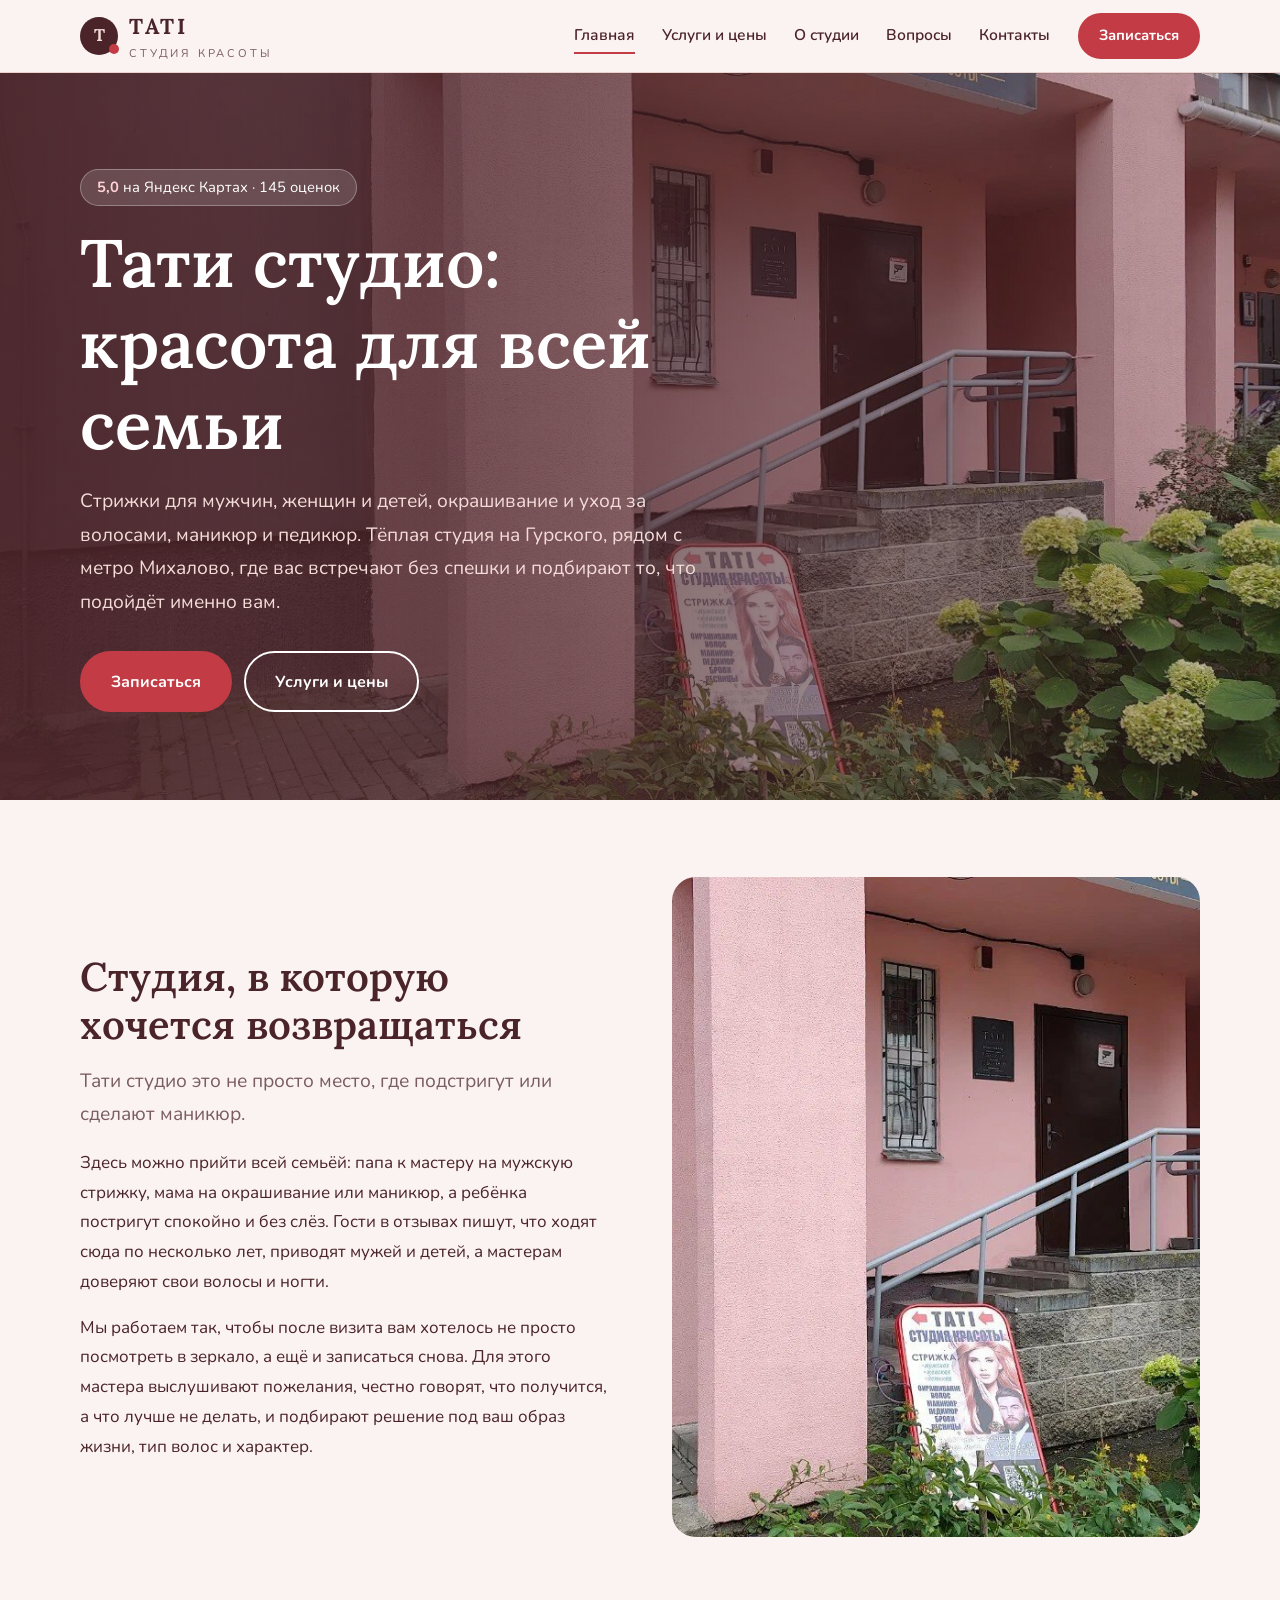
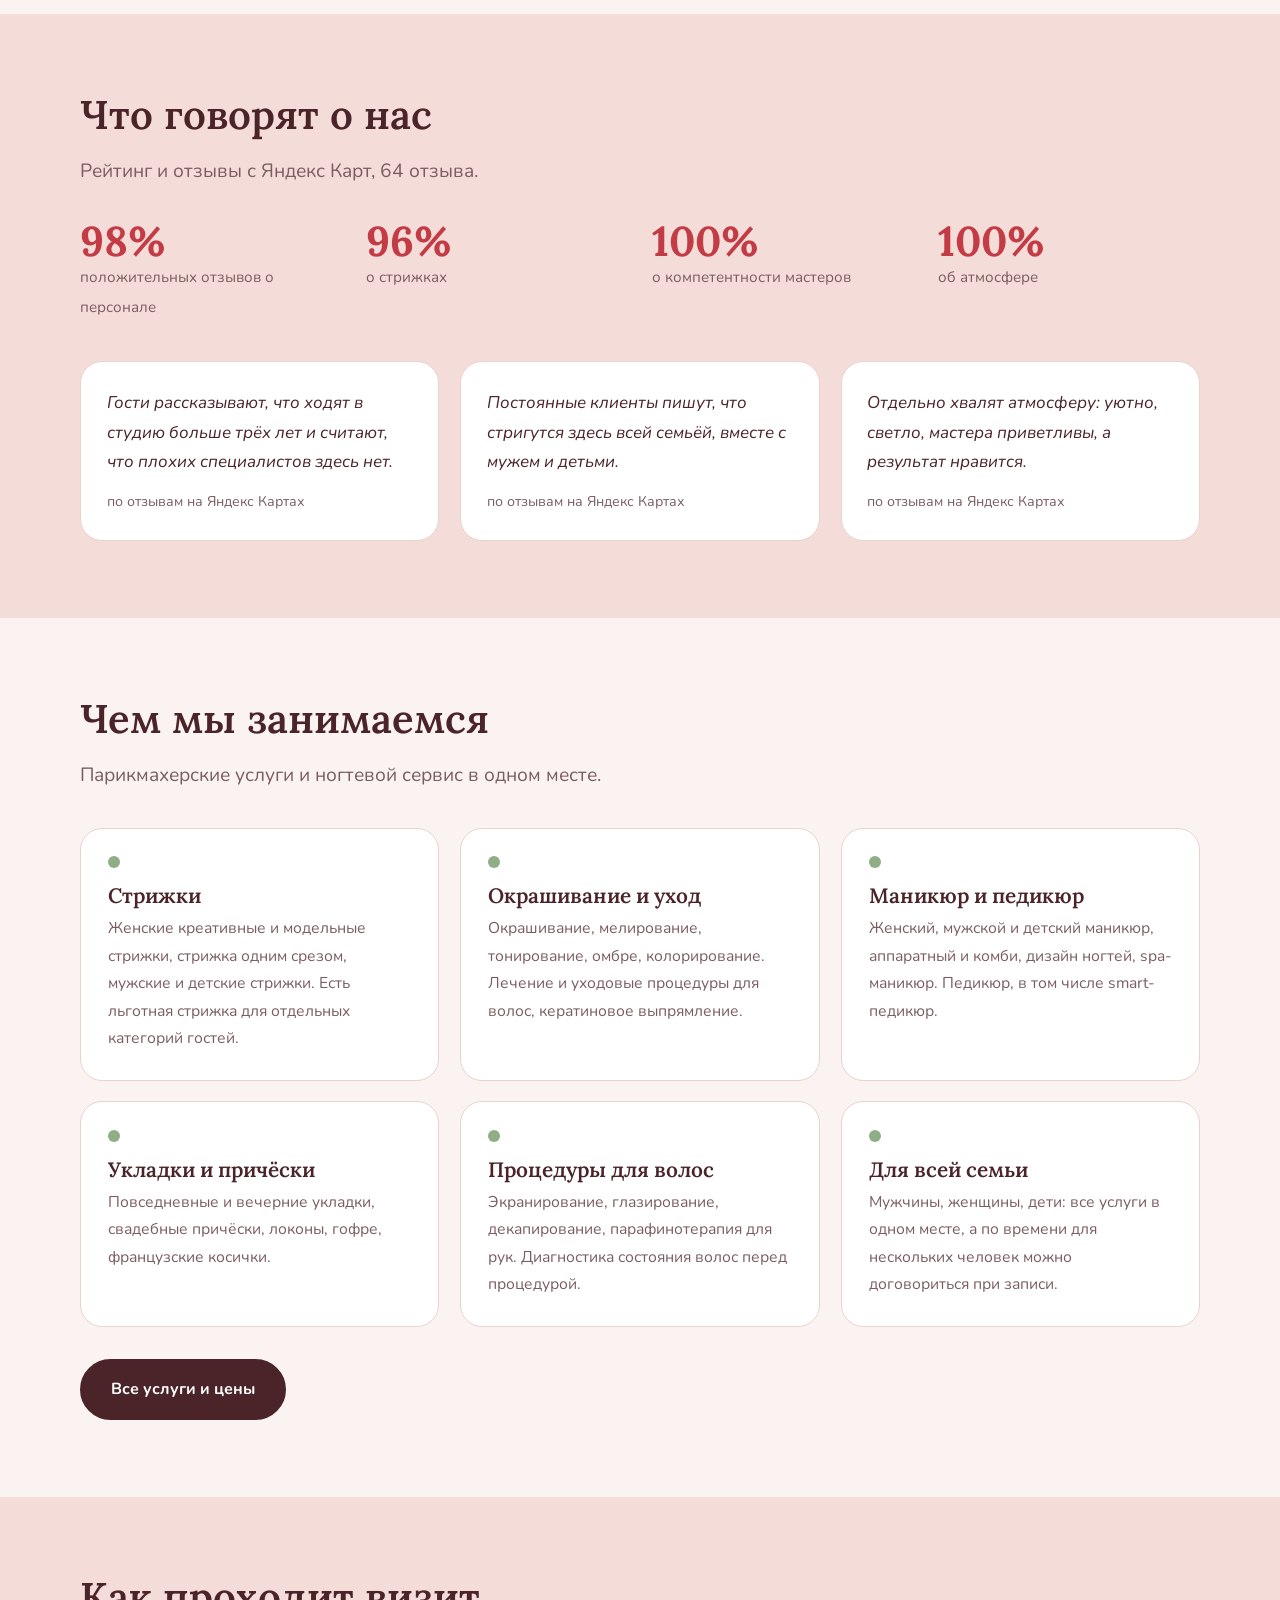
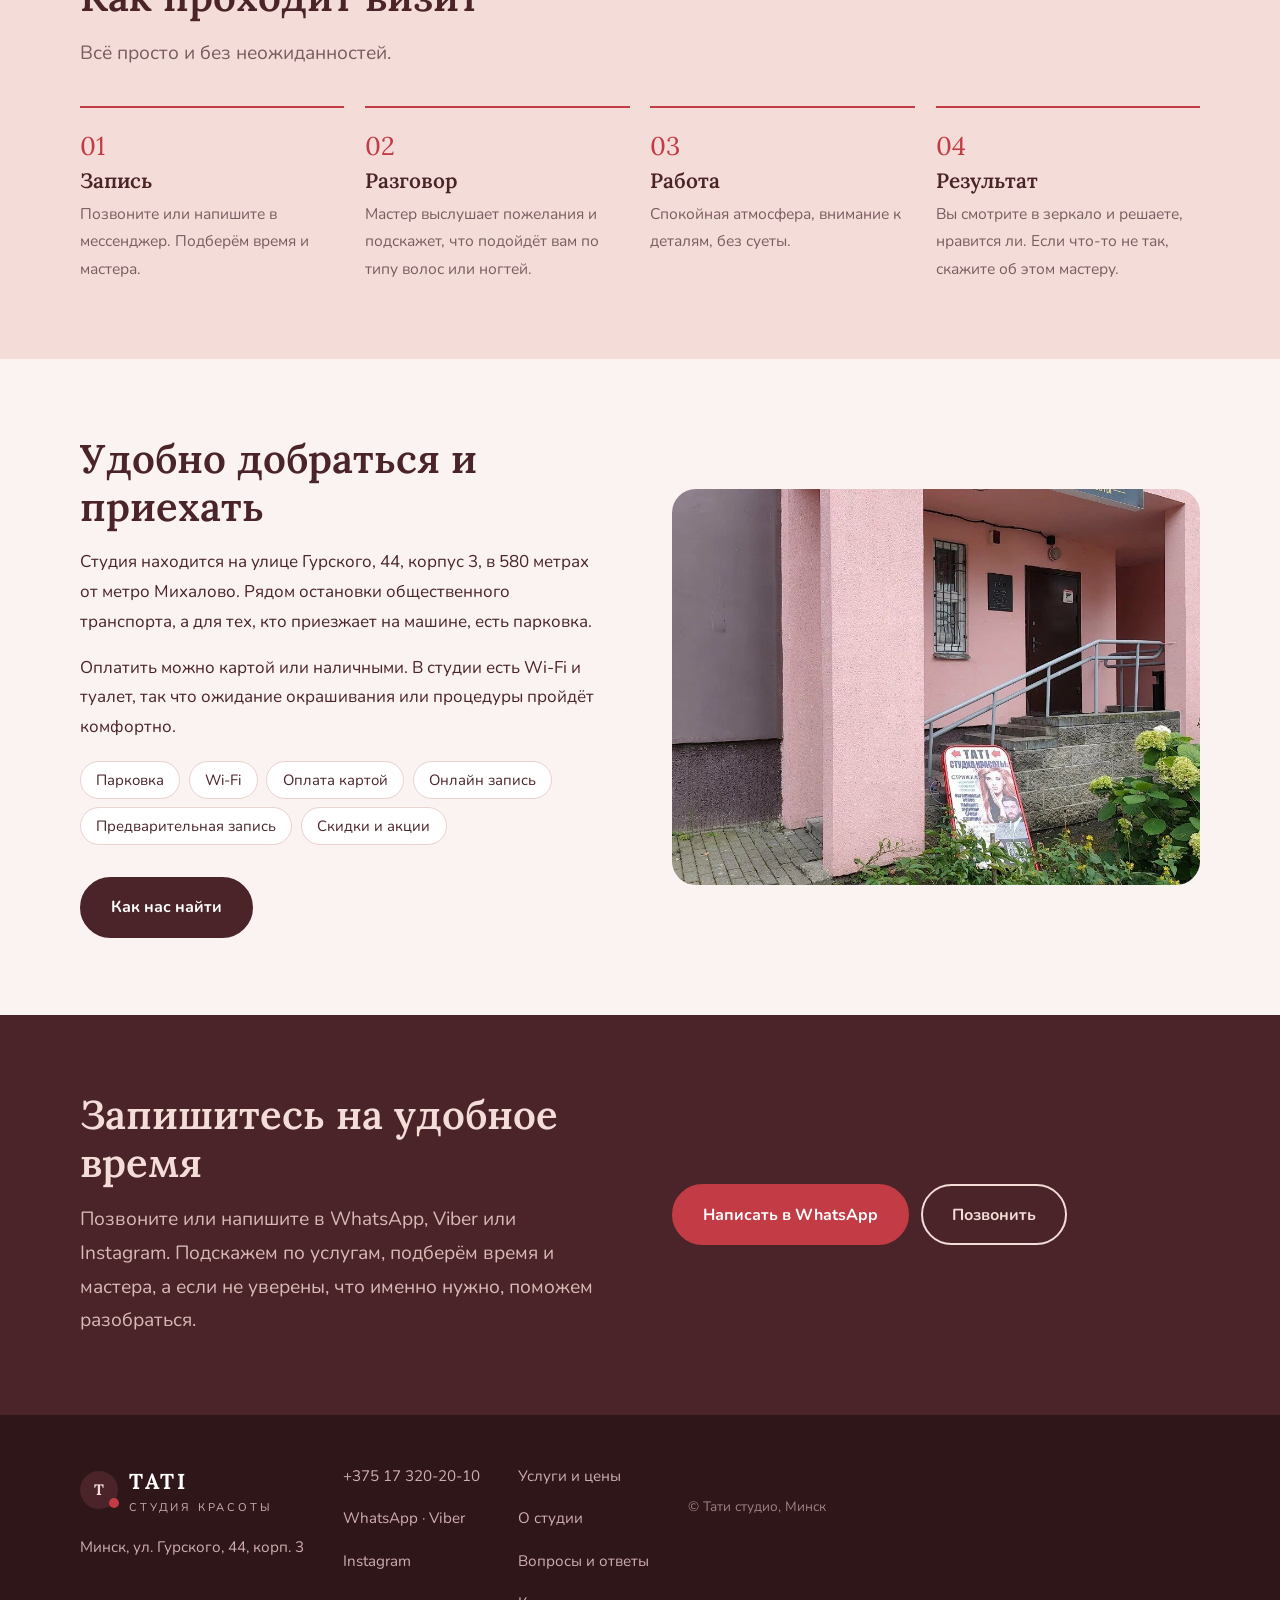
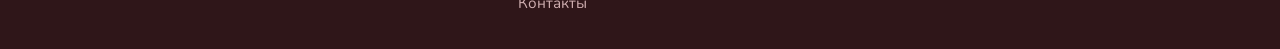
<file: index.html>
<!DOCTYPE html>
<html lang="ru"><head>
<meta charset="utf-8"><meta name="viewport" content="width=device-width,initial-scale=1">
<title>Тати студио — парикмахерская и маникюр в Минске, Гурского 44</title><meta name="description" content="Тати студио на ул. Гурского, 44, корп. 3 в Минске: стрижки для всей семьи, окрашивание, маникюр, педикюр. Рейтинг 5,0, 145 оценок. Запись онлайн."><meta name="theme-color" content="#fbf3f1">
<link rel="icon" href="favicon.ico" sizes="any"><link rel="icon" type="image/png" sizes="32x32" href="favicon-32.png"><link rel="icon" type="image/png" sizes="192x192" href="favicon-192.png"><link rel="apple-touch-icon" href="apple-touch-icon.png">
<link rel="preconnect" href="https://fonts.googleapis.com"><link rel="preconnect" href="https://fonts.gstatic.com" crossorigin>
<link href="https://fonts.googleapis.com/css2?family=Lora:ital,wght@0,500;0,600;0,700;1,500&family=Nunito:wght@400;600;700&display=swap" rel="stylesheet">
<link rel="stylesheet" href="style.css">
</head><body>
<header><div class="wrap bar">
<a class="logo" href="index.html" aria-label="Тати студио — на главную"><i>T</i><div><b>TATI</b><span>СТУДИЯ КРАСОТЫ</span></div></a>
<button class="burger" aria-label="Меню" aria-expanded="false">☰</button>
<nav><a href="index.html" aria-current="page">Главная</a><a href="services.html">Услуги и цены</a><a href="about.html">О студии</a><a href="faq.html">Вопросы</a><a href="contacts.html">Контакты</a><a class="btn" href="contacts.html">Записаться</a></nav>
</div></header>
<main>
<div class="hero"><div class="wrap">
<span class="tag"><b>5,0</b> на Яндекс Картах · 145 оценок</span>
<h1>Тати студио: красота для всей семьи</h1>
<p class="lead">Стрижки для мужчин, женщин и детей, окрашивание и уход за волосами, маникюр и педикюр. Тёплая студия на Гурского, рядом с метро Михалово, где вас встречают без спешки и подбирают то, что подойдёт именно вам.</p>
<div class="row"><a class="btn" href="contacts.html">Записаться</a><a class="btn ghost" href="services.html">Услуги и цены</a></div>
</div></div>

<section><div class="wrap split">
<div><h2>Студия, в которую хочется возвращаться</h2>
<p class="lead">Тати студио это не просто место, где подстригут или сделают маникюр.</p>
<p>Здесь можно прийти всей семьёй: папа к мастеру на мужскую стрижку, мама на окрашивание или маникюр, а ребёнка постригут спокойно и без слёз. Гости в отзывах пишут, что ходят сюда по несколько лет, приводят мужей и детей, а мастерам доверяют свои волосы и ногти.</p>
<p>Мы работаем так, чтобы после визита вам хотелось не просто посмотреть в зеркало, а ещё и записаться снова. Для этого мастера выслушивают пожелания, честно говорят, что получится, а что лучше не делать, и подбирают решение под ваш образ жизни, тип волос и характер.</p></div>
<div class="photo"><img src="images/facade.jpg" alt="Вход в студию красоты Тати на улице Гурского" loading="lazy" style="aspect-ratio:4/5;object-position:60% 50%"></div>
</div></section>

<section class="rose"><div class="wrap"><h2>Что говорят о нас</h2>
<p class="lead">Рейтинг и отзывы с Яндекс Карт, 64 отзыва.</p>
<div class="stats"><div><b>98%</b><span>положительных отзывов о персонале</span></div><div><b>96%</b><span>о стрижках</span></div><div><b>100%</b><span>о компетентности мастеров</span></div><div><b>100%</b><span>об атмосфере</span></div></div>
<div class="tiles" style="margin-top:2.5rem">
<div class="quote"><p>Гости рассказывают, что ходят в студию больше трёх лет и считают, что плохих специалистов здесь нет.</p><small>по отзывам на Яндекс Картах</small></div>
<div class="quote"><p>Постоянные клиенты пишут, что стригутся здесь всей семьёй, вместе с мужем и детьми.</p><small>по отзывам на Яндекс Картах</small></div>
<div class="quote"><p>Отдельно хвалят атмосферу: уютно, светло, мастера приветливы, а результат нравится.</p><small>по отзывам на Яндекс Картах</small></div>
</div></div></section>

<section><div class="wrap"><h2>Чем мы занимаемся</h2>
<p class="lead">Парикмахерские услуги и ногтевой сервис в одном месте.</p>
<div class="tiles">
<div class="tile"><h3>Стрижки</h3><p>Женские креативные и модельные стрижки, стрижка одним срезом, мужские и детские стрижки. Есть льготная стрижка для отдельных категорий гостей.</p></div>
<div class="tile"><h3>Окрашивание и уход</h3><p>Окрашивание, мелирование, тонирование, омбре, колорирование. Лечение и уходовые процедуры для волос, кератиновое выпрямление.</p></div>
<div class="tile"><h3>Маникюр и педикюр</h3><p>Женский, мужской и детский маникюр, аппаратный и комби, дизайн ногтей, spa-маникюр. Педикюр, в том числе smart-педикюр.</p></div>
<div class="tile"><h3>Укладки и причёски</h3><p>Повседневные и вечерние укладки, свадебные причёски, локоны, гофре, французские косички.</p></div>
<div class="tile"><h3>Процедуры для волос</h3><p>Экранирование, глазирование, декапирование, парафинотерапия для рук. Диагностика состояния волос перед процедурой.</p></div>
<div class="tile"><h3>Для всей семьи</h3><p>Мужчины, женщины, дети: все услуги в одном месте, а по времени для нескольких человек можно договориться при записи.</p></div>
</div>
<p style="margin-top:2rem"><a class="btn dk" href="services.html">Все услуги и цены</a></p></div></section>

<section class="rose"><div class="wrap"><h2>Как проходит визит</h2>
<p class="lead">Всё просто и без неожиданностей.</p>
<div class="steps">
<div class="step"><h3>Запись</h3><p>Позвоните или напишите в мессенджер. Подберём время и мастера.</p></div>
<div class="step"><h3>Разговор</h3><p>Мастер выслушает пожелания и подскажет, что подойдёт вам по типу волос или ногтей.</p></div>
<div class="step"><h3>Работа</h3><p>Спокойная атмосфера, внимание к деталям, без суеты.</p></div>
<div class="step"><h3>Результат</h3><p>Вы смотрите в зеркало и решаете, нравится ли. Если что-то не так, скажите об этом мастеру.</p></div>
</div></div></section>

<section><div class="wrap split rev">
<div class="photo"><img src="images/facade.jpg" alt="Афиша студии у входа" loading="lazy" style="aspect-ratio:4/3;object-position:55% 90%"></div>
<div><h2>Удобно добраться и приехать</h2>
<p>Студия находится на улице Гурского, 44, корпус 3, в 580 метрах от метро Михалово. Рядом остановки общественного транспорта, а для тех, кто приезжает на машине, есть парковка.</p>
<p>Оплатить можно картой или наличными. В студии есть Wi-Fi и туалет, так что ожидание окрашивания или процедуры пройдёт комфортно.</p>
<div class="chips"><span>Парковка</span><span>Wi-Fi</span><span>Оплата картой</span><span>Онлайн запись</span><span>Предварительная запись</span><span>Скидки и акции</span></div>
<p style="margin-top:2rem"><a class="btn dk" href="contacts.html">Как нас найти</a></p></div>
</div></section>
<section class="wine"><div class="wrap split"><div><h2>Запишитесь на удобное время</h2><p class="lead">Позвоните или напишите в WhatsApp, Viber или Instagram. Подскажем по услугам, подберём время и мастера, а если не уверены, что именно нужно, поможем разобраться.</p></div><div class="row"><a class="btn" href="https://wa.me/375293202525">Написать в WhatsApp</a><a class="btn ghost" href="tel:+375173202010">Позвонить</a></div></div></section></main>
<footer><div class="wrap">
<div><a class="logo" href="index.html"><i>T</i><div><b>TATI</b><span>СТУДИЯ КРАСОТЫ</span></div></a><p style="margin-top:1rem">Минск, ул. Гурского, 44, корп. 3</p></div>
<div><p><a href="tel:+375173202010">+375 17 320-20-10</a></p><p><a href="https://wa.me/375293202525">WhatsApp</a> · <a href="https://viber.click/375293202525">Viber</a></p><p><a href="https://www.instagram.com/tati_studio_minsk">Instagram</a></p></div>
<div><p><a href="services.html">Услуги и цены</a></p><p><a href="about.html">О студии</a></p><p><a href="faq.html">Вопросы и ответы</a></p><p><a href="contacts.html">Контакты</a></p></div>
<p class="small">© Тати студио, Минск</p>
</div></footer>
<div class="dock"><a href="tel:+375173202010">Позвонить</a><a href="https://wa.me/375293202525">WhatsApp</a></div>
<script src="main.js"></script></body></html>
</file>
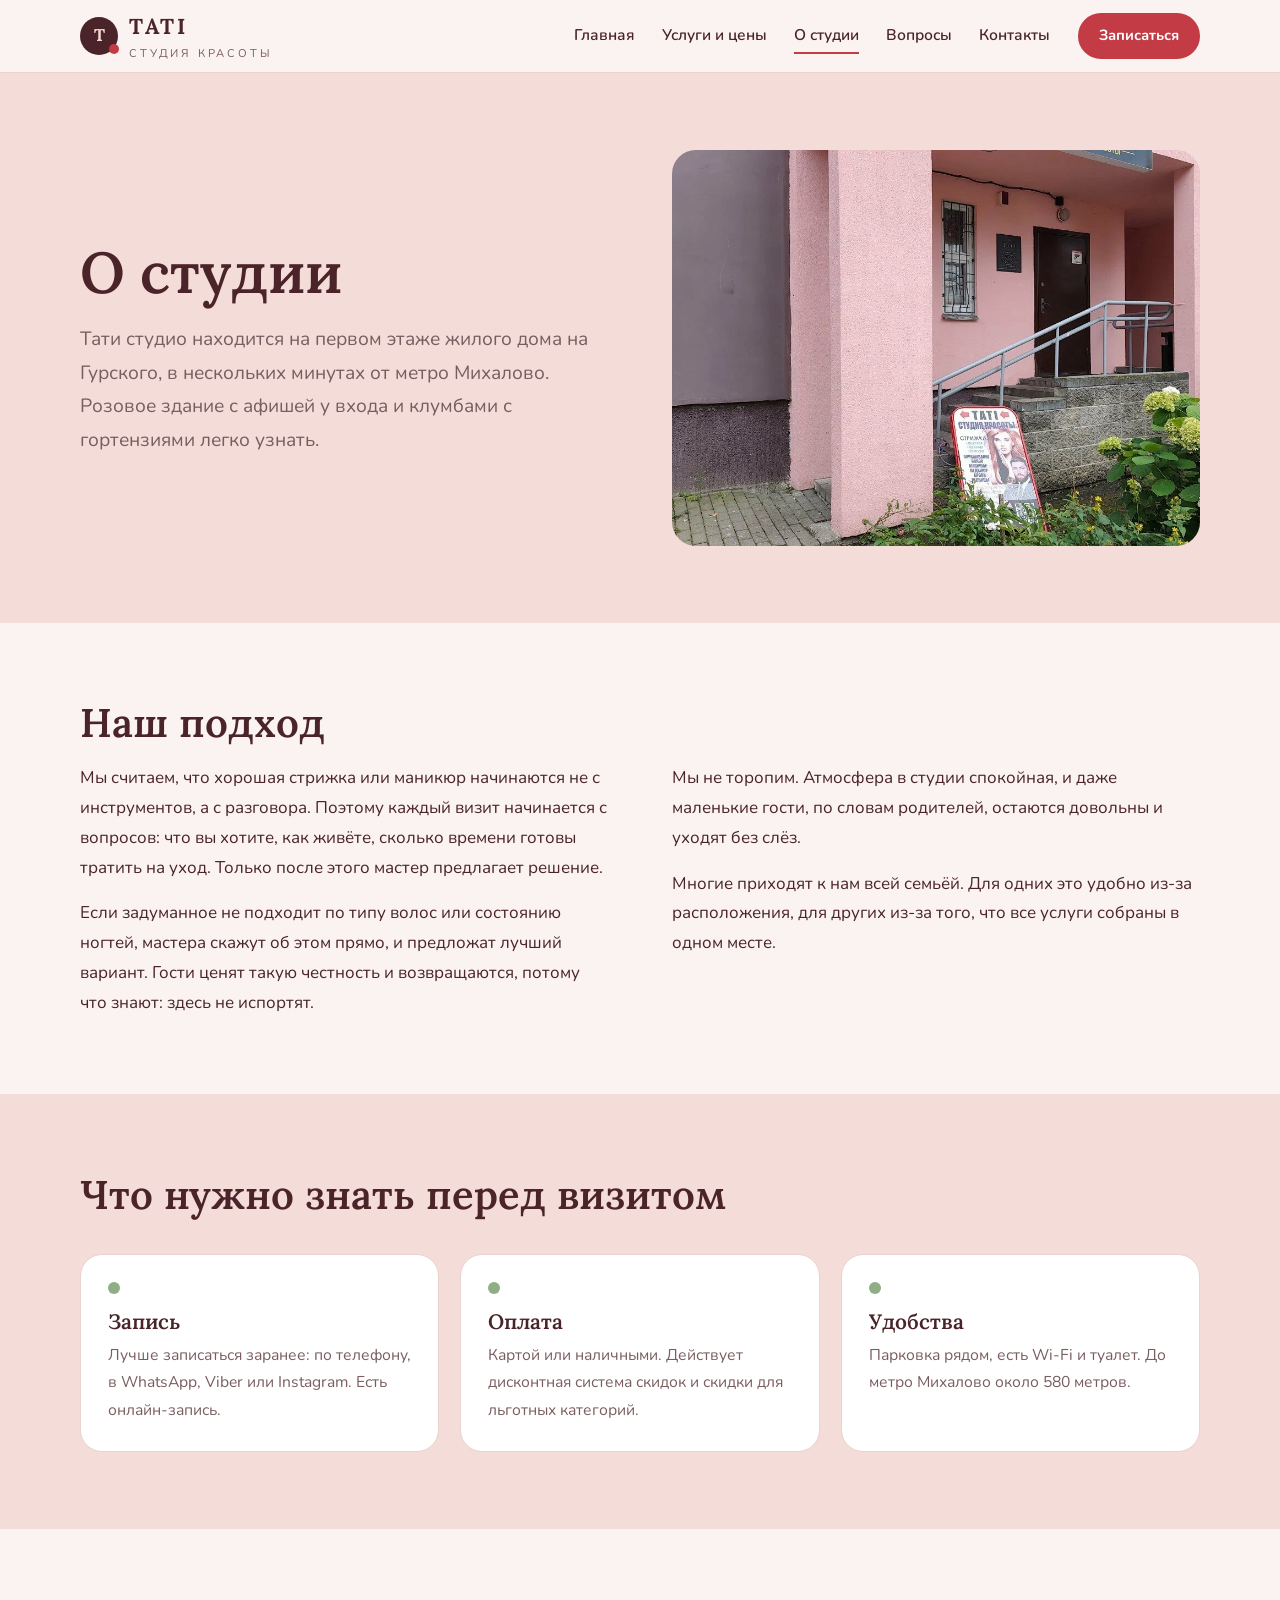
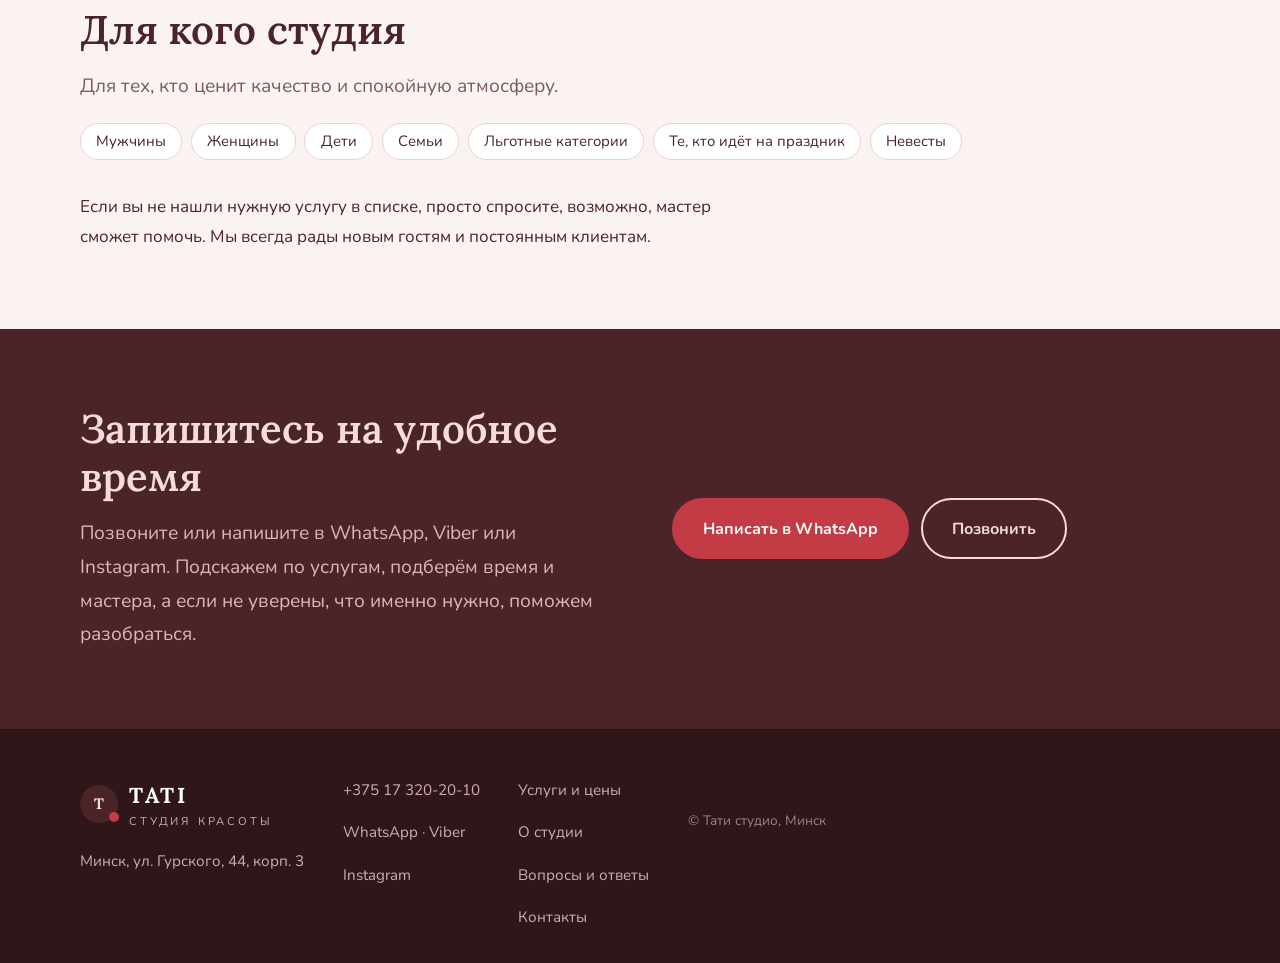
<file: about.html>
<!DOCTYPE html>
<html lang="ru"><head>
<meta charset="utf-8"><meta name="viewport" content="width=device-width,initial-scale=1">
<title>О студии — Тати студио, Минск</title><meta name="description" content="Студия красоты Тати на Гурского, 44: подход, атмосфера, удобства. Рейтинг 5,0 на Яндекс Картах."><meta name="theme-color" content="#fbf3f1">
<link rel="icon" href="favicon.ico" sizes="any"><link rel="icon" type="image/png" sizes="32x32" href="favicon-32.png"><link rel="icon" type="image/png" sizes="192x192" href="favicon-192.png"><link rel="apple-touch-icon" href="apple-touch-icon.png">
<link rel="preconnect" href="https://fonts.googleapis.com"><link rel="preconnect" href="https://fonts.gstatic.com" crossorigin>
<link href="https://fonts.googleapis.com/css2?family=Lora:ital,wght@0,500;0,600;0,700;1,500&family=Nunito:wght@400;600;700&display=swap" rel="stylesheet">
<link rel="stylesheet" href="style.css">
</head><body>
<header><div class="wrap bar">
<a class="logo" href="index.html" aria-label="Тати студио — на главную"><i>T</i><div><b>TATI</b><span>СТУДИЯ КРАСОТЫ</span></div></a>
<button class="burger" aria-label="Меню" aria-expanded="false">☰</button>
<nav><a href="index.html">Главная</a><a href="services.html">Услуги и цены</a><a href="about.html" aria-current="page">О студии</a><a href="faq.html">Вопросы</a><a href="contacts.html">Контакты</a><a class="btn" href="contacts.html">Записаться</a></nav>
</div></header>
<main>
<section class="rose"><div class="wrap split">
<div><h1 style="font-size:clamp(2.1rem,5.4vw,3.6rem)">О студии</h1>
<p class="lead" style="margin-top:1rem">Тати студио находится на первом этаже жилого дома на Гурского, в нескольких минутах от метро Михалово. Розовое здание с афишей у входа и клумбами с гортензиями легко узнать.</p></div>
<div class="photo"><img src="images/facade.jpg" alt="Вход в студию" loading="eager" style="aspect-ratio:4/3;object-position:50% 50%"></div>
</div></section>

<section><div class="wrap"><h2>Наш подход</h2>
<div class="split" style="align-items:start">
<div><p>Мы считаем, что хорошая стрижка или маникюр начинаются не с инструментов, а с разговора. Поэтому каждый визит начинается с вопросов: что вы хотите, как живёте, сколько времени готовы тратить на уход. Только после этого мастер предлагает решение.</p>
<p>Если задуманное не подходит по типу волос или состоянию ногтей, мастера скажут об этом прямо, и предложат лучший вариант. Гости ценят такую честность и возвращаются, потому что знают: здесь не испортят.</p></div>
<div><p>Мы не торопим. Атмосфера в студии спокойная, и даже маленькие гости, по словам родителей, остаются довольны и уходят без слёз.</p>
<p>Многие приходят к нам всей семьёй. Для одних это удобно из-за расположения, для других из-за того, что все услуги собраны в одном месте.</p></div>
</div></div></section>

<section class="rose"><div class="wrap"><h2>Что нужно знать перед визитом</h2>
<div class="tiles">
<div class="tile"><h3>Запись</h3><p>Лучше записаться заранее: по телефону, в WhatsApp, Viber или Instagram. Есть онлайн-запись.</p></div>
<div class="tile"><h3>Оплата</h3><p>Картой или наличными. Действует дисконтная система скидок и скидки для льготных категорий.</p></div>
<div class="tile"><h3>Удобства</h3><p>Парковка рядом, есть Wi-Fi и туалет. До метро Михалово около 580 метров.</p></div>
</div></div></section>

<section><div class="wrap"><h2>Для кого студия</h2>
<p class="lead">Для тех, кто ценит качество и спокойную атмосферу.</p>
<div class="chips"><span>Мужчины</span><span>Женщины</span><span>Дети</span><span>Семьи</span><span>Льготные категории</span><span>Те, кто идёт на праздник</span><span>Невесты</span></div>
<p style="margin-top:2rem">Если вы не нашли нужную услугу в списке, просто спросите, возможно, мастер сможет помочь. Мы всегда рады новым гостям и постоянным клиентам.</p></div></section>
<section class="wine"><div class="wrap split"><div><h2>Запишитесь на удобное время</h2><p class="lead">Позвоните или напишите в WhatsApp, Viber или Instagram. Подскажем по услугам, подберём время и мастера, а если не уверены, что именно нужно, поможем разобраться.</p></div><div class="row"><a class="btn" href="https://wa.me/375293202525">Написать в WhatsApp</a><a class="btn ghost" href="tel:+375173202010">Позвонить</a></div></div></section></main>
<footer><div class="wrap">
<div><a class="logo" href="index.html"><i>T</i><div><b>TATI</b><span>СТУДИЯ КРАСОТЫ</span></div></a><p style="margin-top:1rem">Минск, ул. Гурского, 44, корп. 3</p></div>
<div><p><a href="tel:+375173202010">+375 17 320-20-10</a></p><p><a href="https://wa.me/375293202525">WhatsApp</a> · <a href="https://viber.click/375293202525">Viber</a></p><p><a href="https://www.instagram.com/tati_studio_minsk">Instagram</a></p></div>
<div><p><a href="services.html">Услуги и цены</a></p><p><a href="about.html">О студии</a></p><p><a href="faq.html">Вопросы и ответы</a></p><p><a href="contacts.html">Контакты</a></p></div>
<p class="small">© Тати студио, Минск</p>
</div></footer>
<div class="dock"><a href="tel:+375173202010">Позвонить</a><a href="https://wa.me/375293202525">WhatsApp</a></div>
<script src="main.js"></script></body></html>
</file>
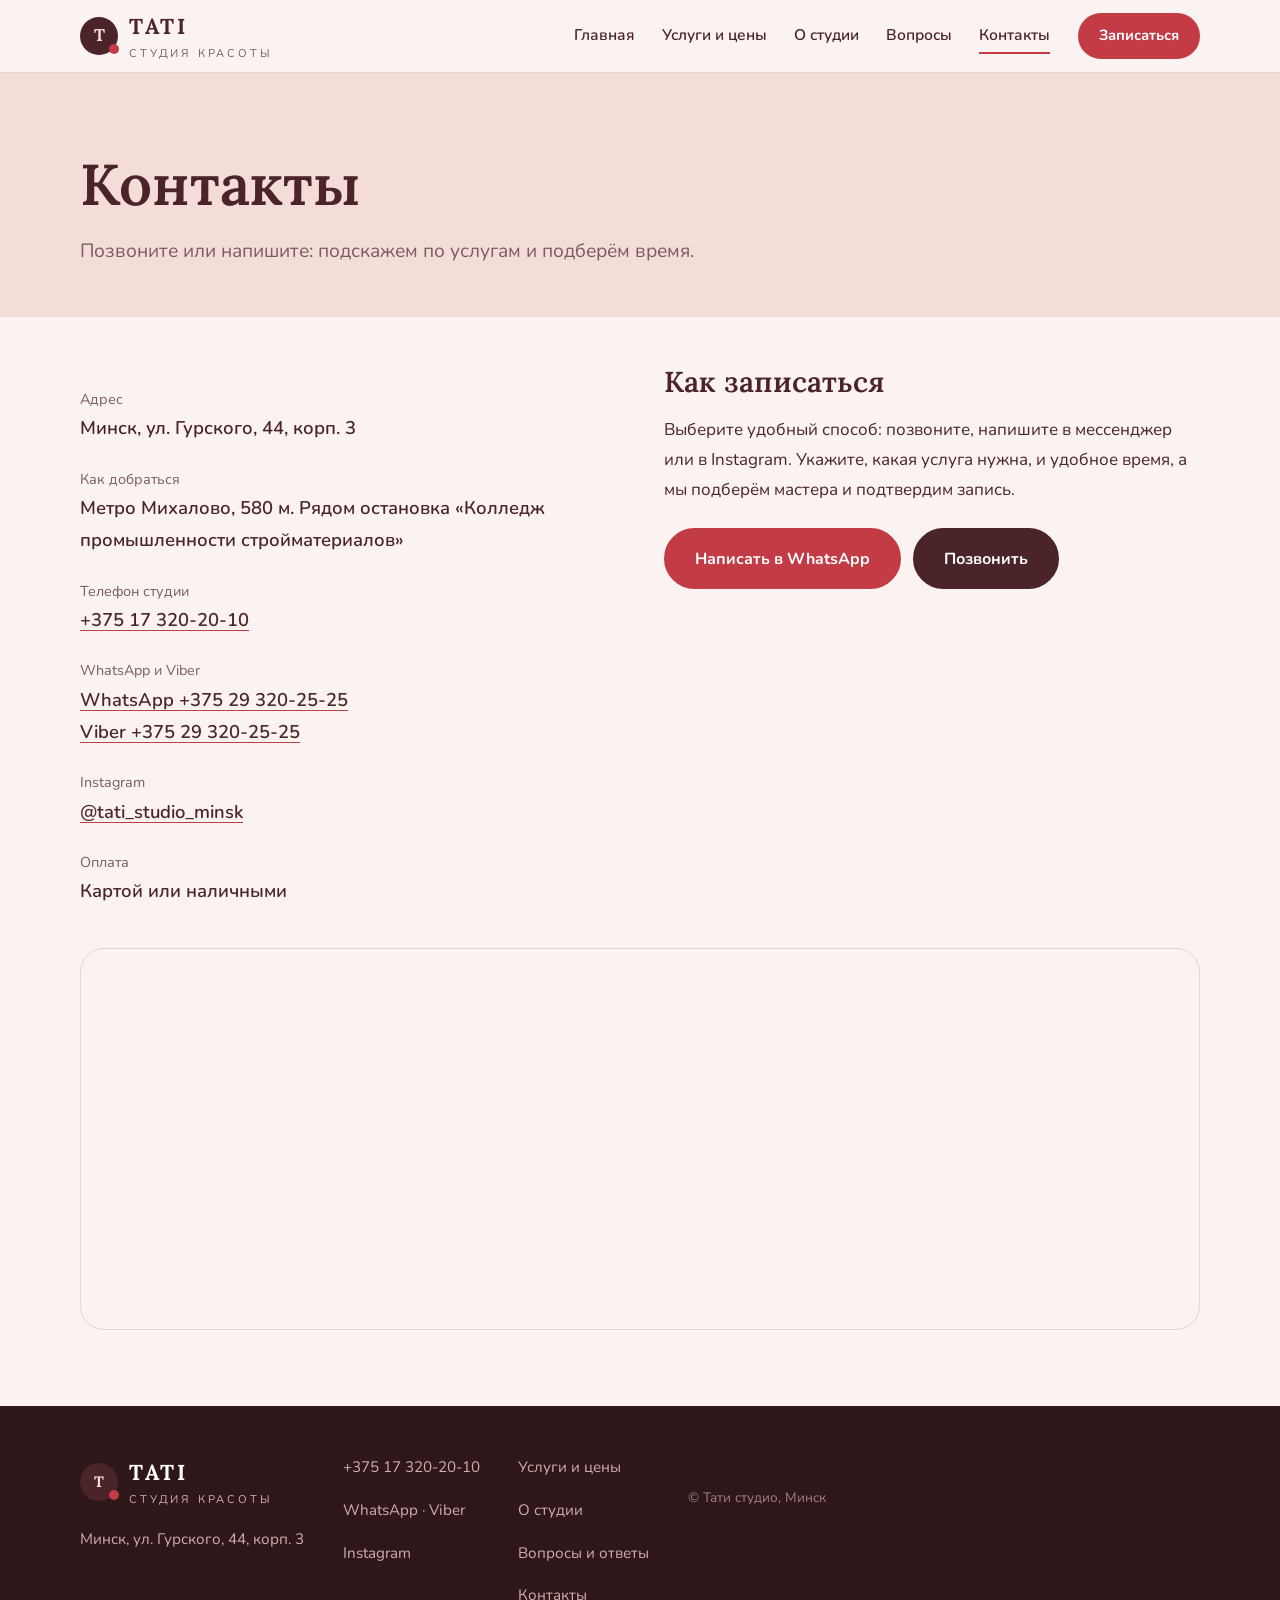
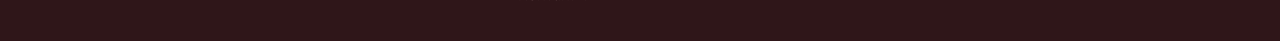
<file: contacts.html>
<!DOCTYPE html>
<html lang="ru"><head>
<meta charset="utf-8"><meta name="viewport" content="width=device-width,initial-scale=1">
<title>Контакты и запись — Тати студио, Минск, Гурского 44</title><meta name="description" content="Минск, ул. Гурского, 44, корп. 3. Телефон +375 17 320-20-10, WhatsApp и Viber +375 29 320-25-25."><meta name="theme-color" content="#fbf3f1">
<link rel="icon" href="favicon.ico" sizes="any"><link rel="icon" type="image/png" sizes="32x32" href="favicon-32.png"><link rel="icon" type="image/png" sizes="192x192" href="favicon-192.png"><link rel="apple-touch-icon" href="apple-touch-icon.png">
<link rel="preconnect" href="https://fonts.googleapis.com"><link rel="preconnect" href="https://fonts.gstatic.com" crossorigin>
<link href="https://fonts.googleapis.com/css2?family=Lora:ital,wght@0,500;0,600;0,700;1,500&family=Nunito:wght@400;600;700&display=swap" rel="stylesheet">
<link rel="stylesheet" href="style.css">
</head><body>
<header><div class="wrap bar">
<a class="logo" href="index.html" aria-label="Тати студио — на главную"><i>T</i><div><b>TATI</b><span>СТУДИЯ КРАСОТЫ</span></div></a>
<button class="burger" aria-label="Меню" aria-expanded="false">☰</button>
<nav><a href="index.html">Главная</a><a href="services.html">Услуги и цены</a><a href="about.html">О студии</a><a href="faq.html">Вопросы</a><a href="contacts.html" aria-current="page">Контакты</a><a class="btn" href="contacts.html">Записаться</a></nav>
</div></header>
<main>
<section class="rose" style="padding-bottom:3rem"><div class="wrap"><h1 style="font-size:clamp(2.1rem,5.4vw,3.6rem)">Контакты</h1>
<p class="lead" style="margin-top:1rem">Позвоните или напишите: подскажем по услугам и подберём время.</p></div></section>
<section style="padding-top:3rem"><div class="wrap"><div class="cards">
<div><dl>
<dt>Адрес</dt><dd>Минск, ул. Гурского, 44, корп. 3</dd>
<dt>Как добраться</dt><dd>Метро Михалово, 580 м. Рядом остановка «Колледж промышленности стройматериалов»</dd>
<dt>Телефон студии</dt><dd><a href="tel:+375173202010">+375 17 320-20-10</a></dd>
<dt>WhatsApp и Viber</dt><dd><a href="https://wa.me/375293202525">WhatsApp +375 29 320-25-25</a><br><a href="https://viber.click/375293202525">Viber +375 29 320-25-25</a></dd>
<dt>Instagram</dt><dd><a href="https://www.instagram.com/tati_studio_minsk">@tati_studio_minsk</a></dd>
<dt>Оплата</dt><dd>Картой или наличными</dd>
</dl></div>
<div><h2 style="font-size:1.8rem">Как записаться</h2>
<p>Выберите удобный способ: позвоните, напишите в мессенджер или в Instagram. Укажите, какая услуга нужна, и удобное время, а мы подберём мастера и подтвердим запись.</p>
<div class="row" style="margin-top:1.5rem"><a class="btn" href="https://wa.me/375293202525">Написать в WhatsApp</a><a class="btn dk" href="tel:+375173202010">Позвонить</a></div></div>
</div>
<div class="map"><iframe title="Тати студио на карте" loading="lazy" src="https://yandex.by/map-widget/v1/?ll=27.489130%2C53.878097&z=17&pt=27.489130,53.878097,pm2rdm"></iframe></div>
</div></section></main>
<footer><div class="wrap">
<div><a class="logo" href="index.html"><i>T</i><div><b>TATI</b><span>СТУДИЯ КРАСОТЫ</span></div></a><p style="margin-top:1rem">Минск, ул. Гурского, 44, корп. 3</p></div>
<div><p><a href="tel:+375173202010">+375 17 320-20-10</a></p><p><a href="https://wa.me/375293202525">WhatsApp</a> · <a href="https://viber.click/375293202525">Viber</a></p><p><a href="https://www.instagram.com/tati_studio_minsk">Instagram</a></p></div>
<div><p><a href="services.html">Услуги и цены</a></p><p><a href="about.html">О студии</a></p><p><a href="faq.html">Вопросы и ответы</a></p><p><a href="contacts.html">Контакты</a></p></div>
<p class="small">© Тати студио, Минск</p>
</div></footer>
<div class="dock"><a href="tel:+375173202010">Позвонить</a><a href="https://wa.me/375293202525">WhatsApp</a></div>
<script src="main.js"></script></body></html>
</file>
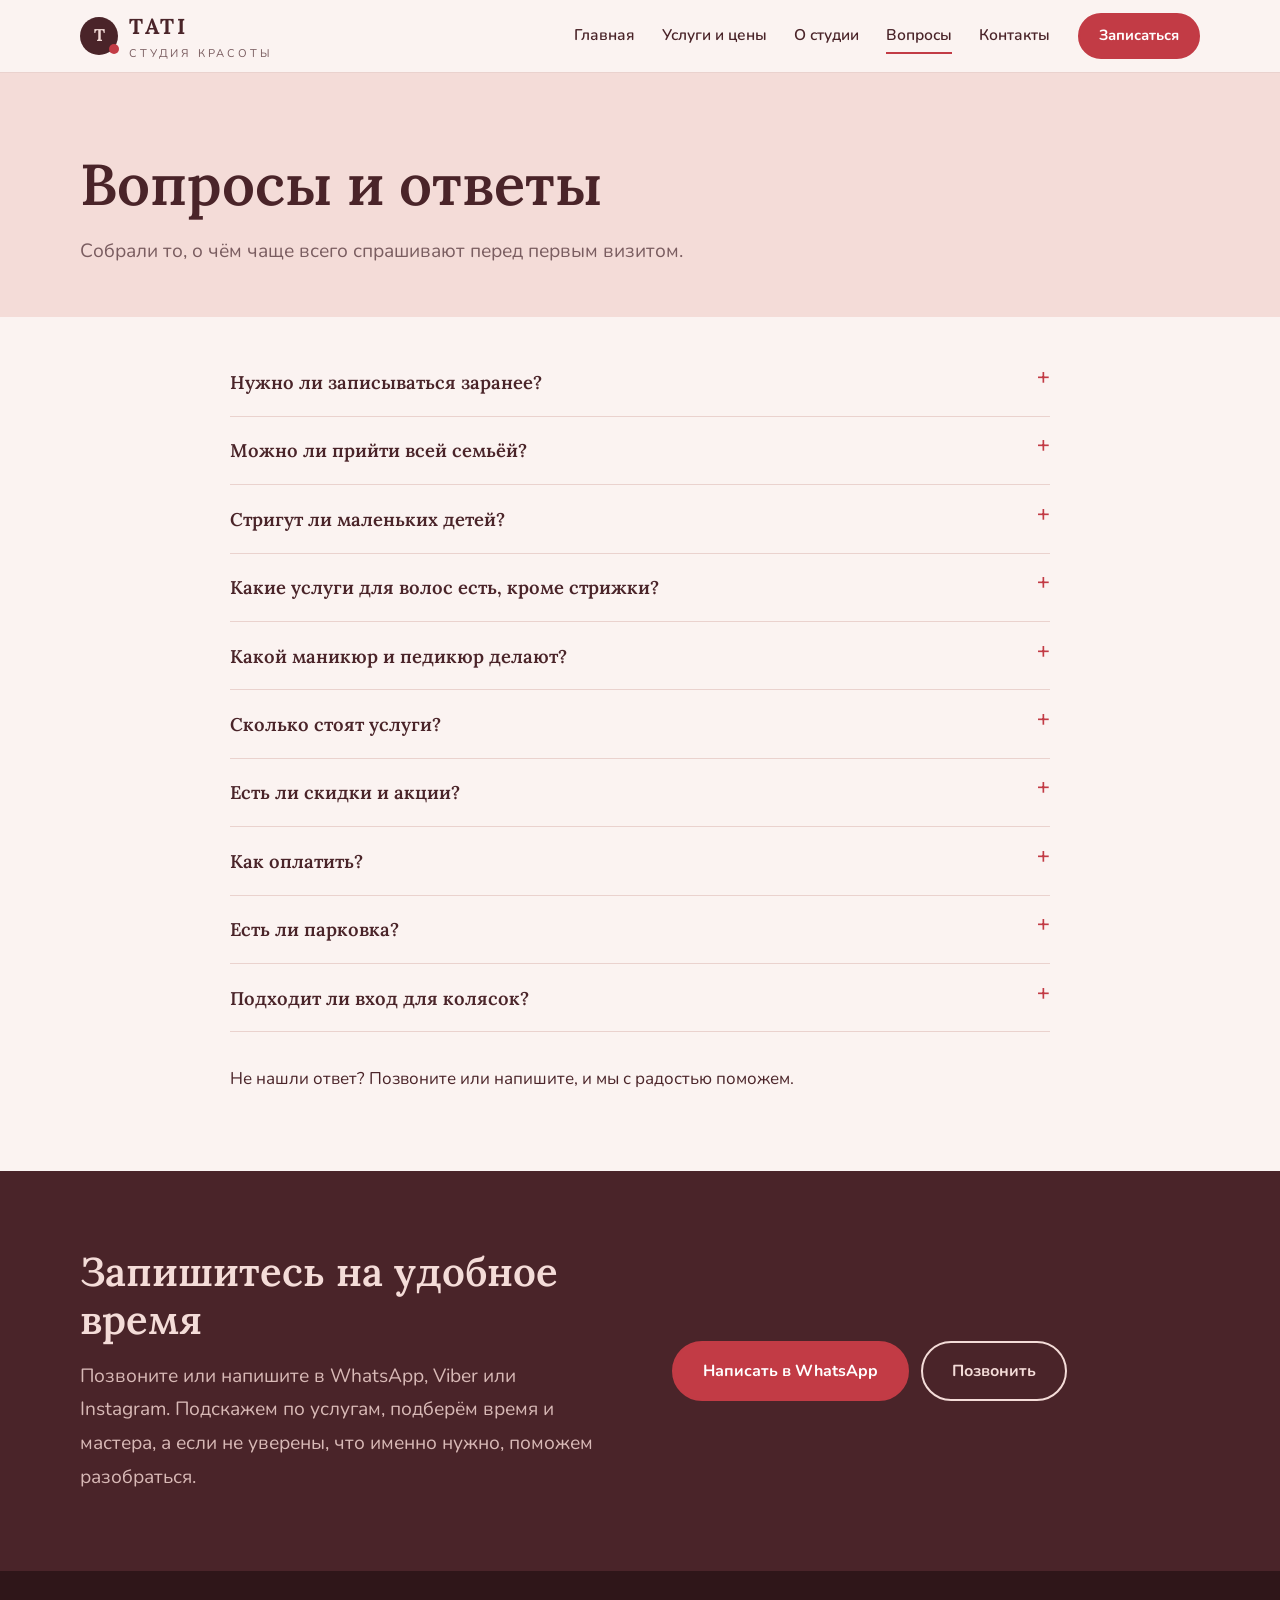
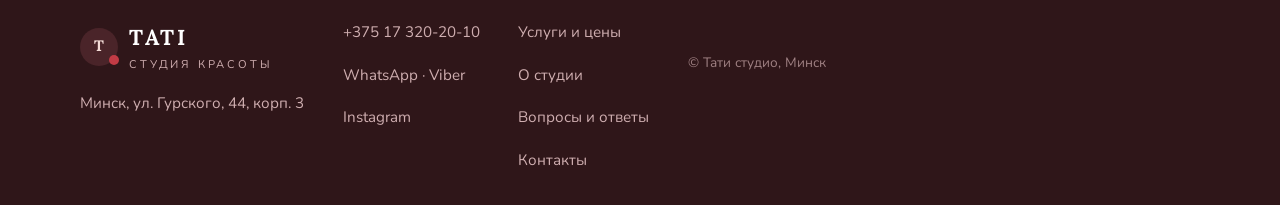
<file: faq.html>
<!DOCTYPE html>
<html lang="ru"><head>
<meta charset="utf-8"><meta name="viewport" content="width=device-width,initial-scale=1">
<title>Вопросы и ответы — Тати студио, Минск</title><meta name="description" content="Как записаться, какие услуги, цены, скидки, оплата, парковка: ответы на частые вопросы о студии Тати на Гурского, 44."><meta name="theme-color" content="#fbf3f1">
<link rel="icon" href="favicon.ico" sizes="any"><link rel="icon" type="image/png" sizes="32x32" href="favicon-32.png"><link rel="icon" type="image/png" sizes="192x192" href="favicon-192.png"><link rel="apple-touch-icon" href="apple-touch-icon.png">
<link rel="preconnect" href="https://fonts.googleapis.com"><link rel="preconnect" href="https://fonts.gstatic.com" crossorigin>
<link href="https://fonts.googleapis.com/css2?family=Lora:ital,wght@0,500;0,600;0,700;1,500&family=Nunito:wght@400;600;700&display=swap" rel="stylesheet">
<link rel="stylesheet" href="style.css">
</head><body>
<header><div class="wrap bar">
<a class="logo" href="index.html" aria-label="Тати студио — на главную"><i>T</i><div><b>TATI</b><span>СТУДИЯ КРАСОТЫ</span></div></a>
<button class="burger" aria-label="Меню" aria-expanded="false">☰</button>
<nav><a href="index.html">Главная</a><a href="services.html">Услуги и цены</a><a href="about.html">О студии</a><a href="faq.html" aria-current="page">Вопросы</a><a href="contacts.html">Контакты</a><a class="btn" href="contacts.html">Записаться</a></nav>
</div></header>
<main>
<section class="rose" style="padding-bottom:3rem"><div class="wrap"><h1 style="font-size:clamp(2.1rem,5.4vw,3.6rem)">Вопросы и ответы</h1>
<p class="lead" style="margin-top:1rem">Собрали то, о чём чаще всего спрашивают перед первым визитом.</p></div></section>
<section style="padding-top:2rem"><div class="wrap" style="max-width:820px"><details><summary>Нужно ли записываться заранее?</summary><p>Лучше да. В студии есть предварительная и онлайн-запись. Записаться можно по телефону, в WhatsApp, Viber или в Instagram. Так вы получите удобное время и нужного мастера.</p></details><details><summary>Можно ли прийти всей семьёй?</summary><p>Да. В студии делают мужские, женские и детские стрижки, а также маникюр для всех. Если вас несколько, при записи уточните, можно ли подобрать время подряд.</p></details><details><summary>Стригут ли маленьких детей?</summary><p>Да, есть детские стрижки. В отзывах родители пишут, что мастер справляется быстро и спокойно, даже с совсем маленькими детьми.</p></details><details><summary>Какие услуги для волос есть, кроме стрижки?</summary><p>Окрашивание, мелирование, тонирование, омбре, колорирование, кератиновое выпрямление, лечение волос и уходовые процедуры, экранирование, глазирование, декапирование, укладки и свадебные причёски.</p></details><details><summary>Какой маникюр и педикюр делают?</summary><p>Женский, мужской и детский маникюр, аппаратный и комби, дизайн ногтей, spa-маникюр, парафинотерапия. Педикюр женский, мужской, аппаратный, комби и smart-педикюр.</p></details><details><summary>Сколько стоят услуги?</summary><p>Из цен на Яндекс Картах: женская креативная стрижка 40 Br, модельная 33 Br, одним срезом 25 Br. Остальные цены зависят от услуги и мастера, их назовут при записи.</p></details><details><summary>Есть ли скидки и акции?</summary><p>Да, в студии действуют дисконтная система скидок, скидки для льготных категорий и акции. Условия лучше уточнить при записи.</p></details><details><summary>Как оплатить?</summary><p>Наличными или картой.</p></details><details><summary>Есть ли парковка?</summary><p>Да, рядом со студией есть парковка. Также рядом остановки общественного транспорта, а до метро Михалово около 580 метров.</p></details><details><summary>Подходит ли вход для колясок?</summary><p>По данным карточки, вход в студию не приспособлен для колясок, а помещение доступно частично. Если нужна помощь, позвоните заранее, и мы подскажем.</p></details><p style="margin-top:2rem">Не нашли ответ? Позвоните или напишите, и мы с радостью поможем.</p></div></section>
<section class="wine"><div class="wrap split"><div><h2>Запишитесь на удобное время</h2><p class="lead">Позвоните или напишите в WhatsApp, Viber или Instagram. Подскажем по услугам, подберём время и мастера, а если не уверены, что именно нужно, поможем разобраться.</p></div><div class="row"><a class="btn" href="https://wa.me/375293202525">Написать в WhatsApp</a><a class="btn ghost" href="tel:+375173202010">Позвонить</a></div></div></section></main>
<footer><div class="wrap">
<div><a class="logo" href="index.html"><i>T</i><div><b>TATI</b><span>СТУДИЯ КРАСОТЫ</span></div></a><p style="margin-top:1rem">Минск, ул. Гурского, 44, корп. 3</p></div>
<div><p><a href="tel:+375173202010">+375 17 320-20-10</a></p><p><a href="https://wa.me/375293202525">WhatsApp</a> · <a href="https://viber.click/375293202525">Viber</a></p><p><a href="https://www.instagram.com/tati_studio_minsk">Instagram</a></p></div>
<div><p><a href="services.html">Услуги и цены</a></p><p><a href="about.html">О студии</a></p><p><a href="faq.html">Вопросы и ответы</a></p><p><a href="contacts.html">Контакты</a></p></div>
<p class="small">© Тати студио, Минск</p>
</div></footer>
<div class="dock"><a href="tel:+375173202010">Позвонить</a><a href="https://wa.me/375293202525">WhatsApp</a></div>
<script src="main.js"></script></body></html>
</file>
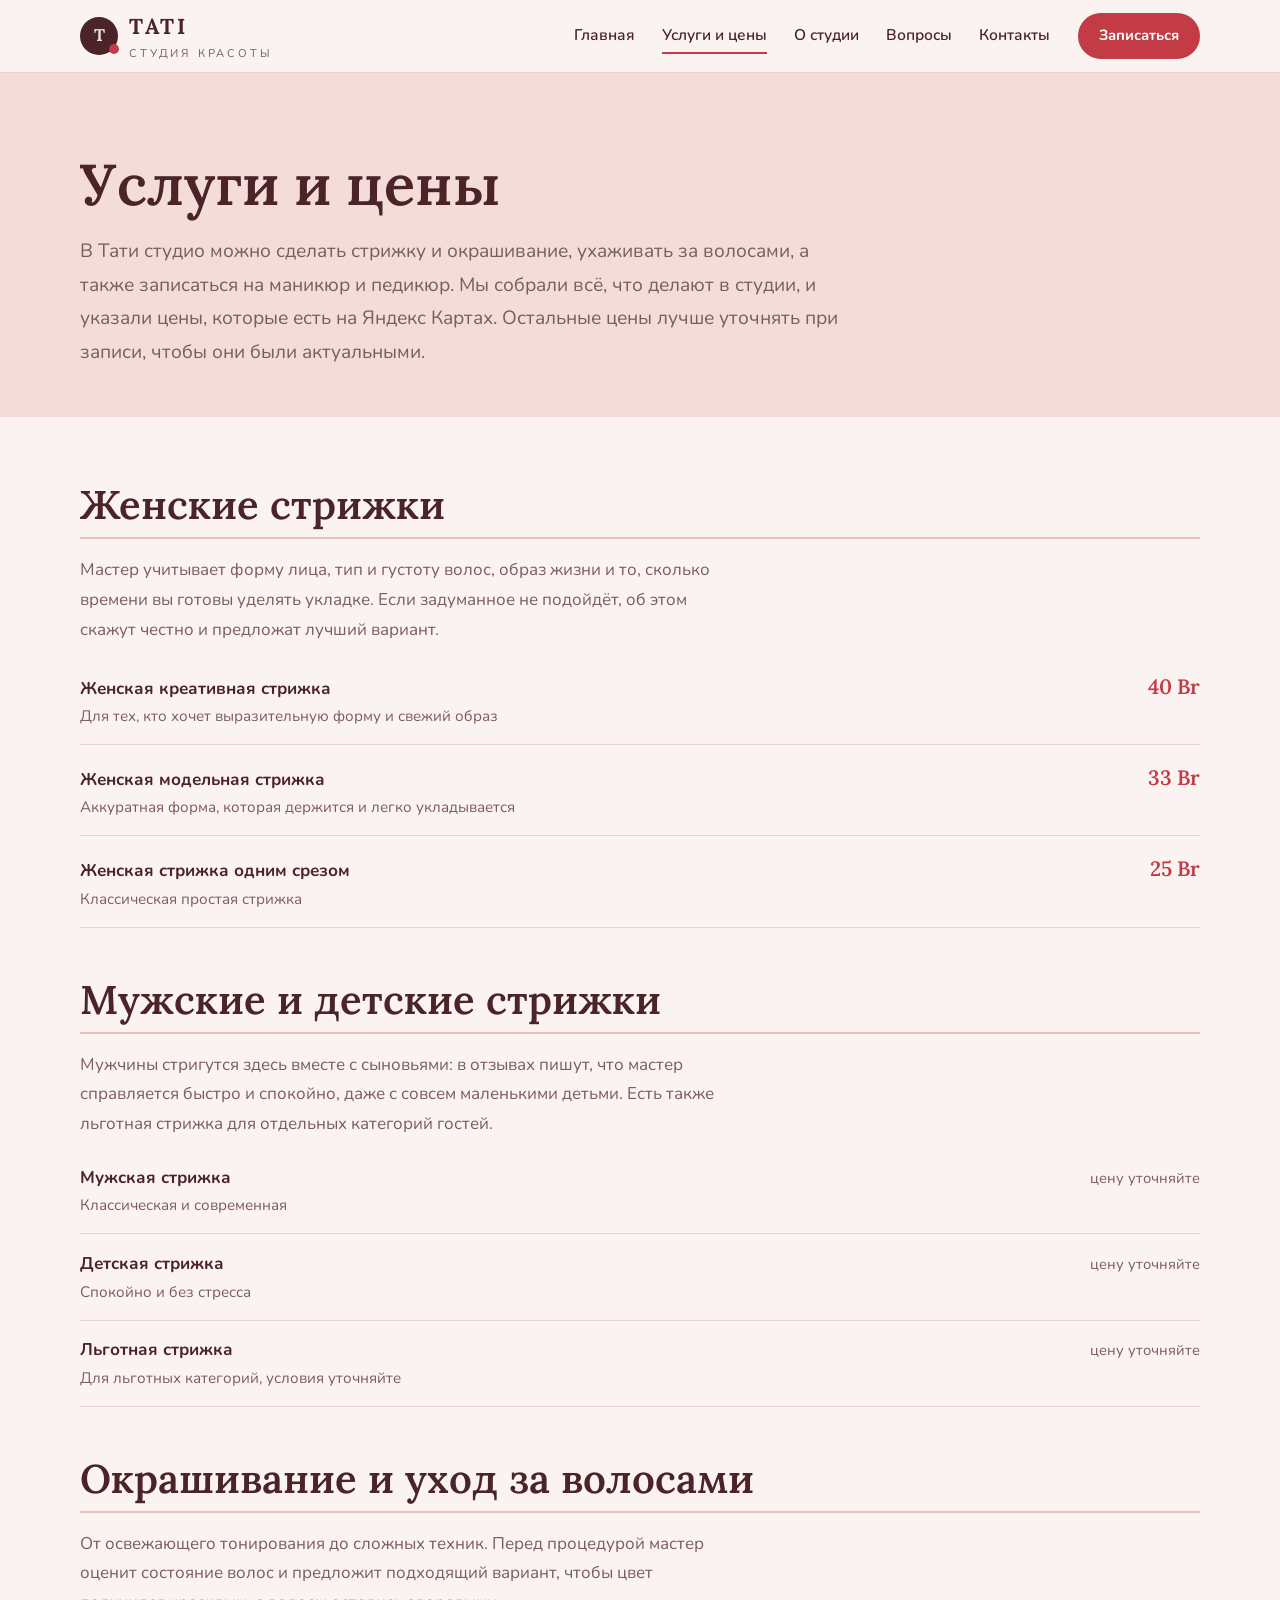
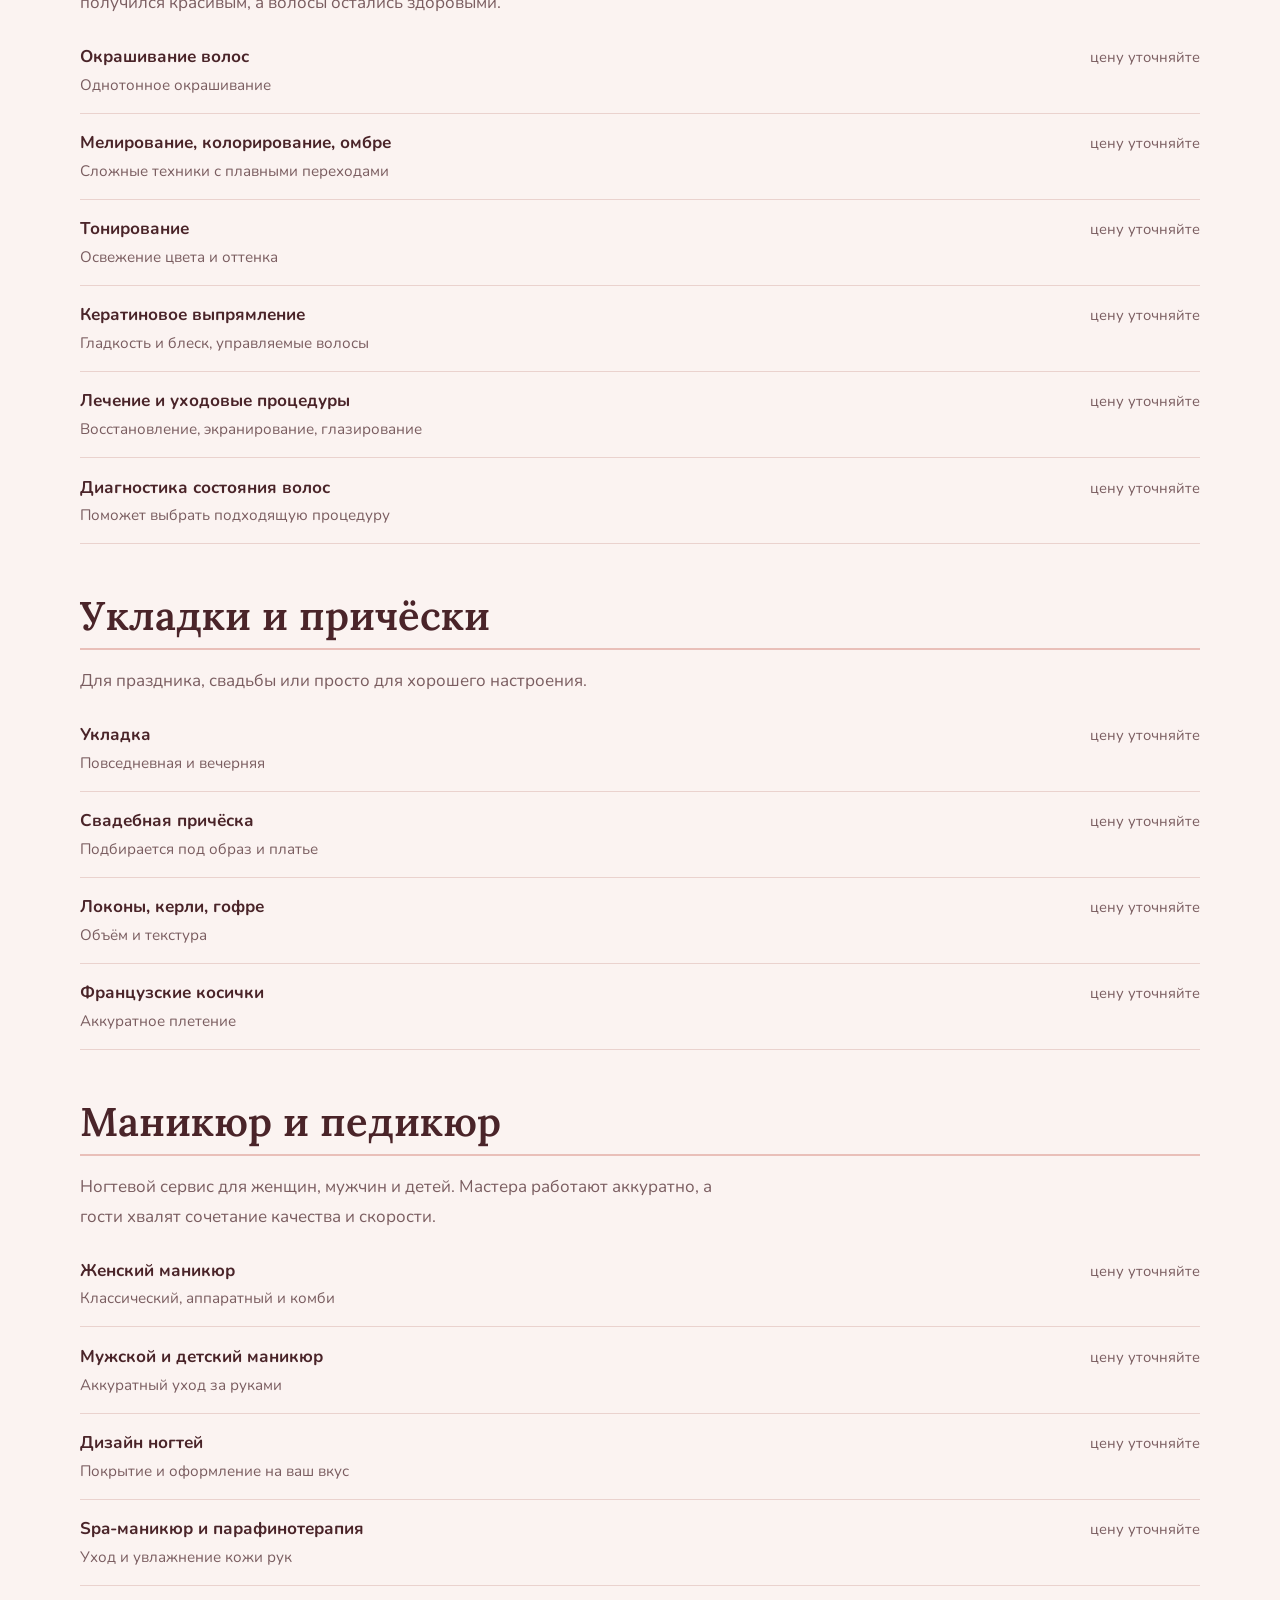
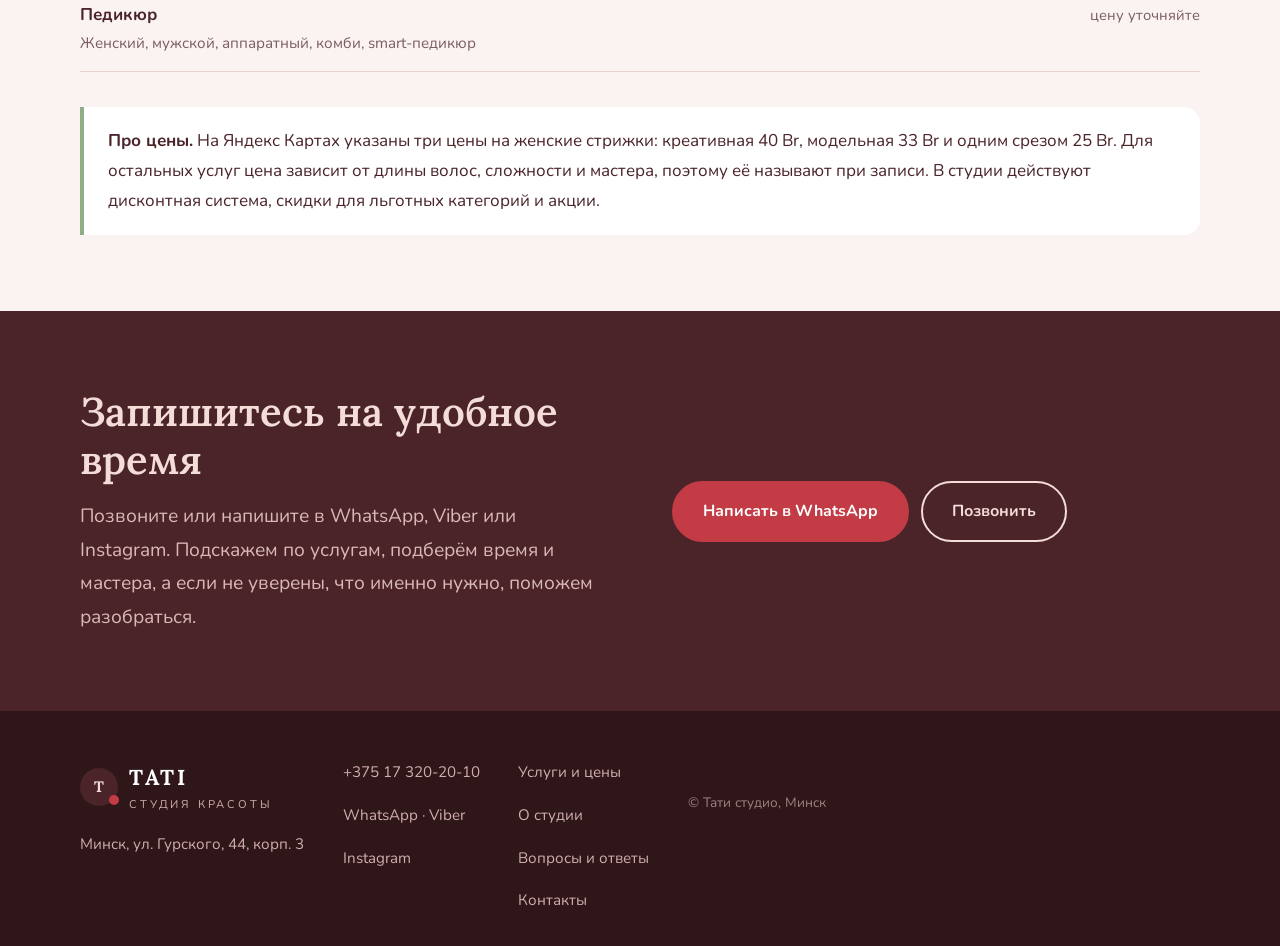
<file: services.html>
<!DOCTYPE html>
<html lang="ru"><head>
<meta charset="utf-8"><meta name="viewport" content="width=device-width,initial-scale=1">
<title>Услуги и цены — Тати студио, Минск</title><meta name="description" content="Женская стрижка от 25 Br, мужские и детские стрижки, окрашивание, кератин, маникюр, педикюр. Студия на Гурского, 44."><meta name="theme-color" content="#fbf3f1">
<link rel="icon" href="favicon.ico" sizes="any"><link rel="icon" type="image/png" sizes="32x32" href="favicon-32.png"><link rel="icon" type="image/png" sizes="192x192" href="favicon-192.png"><link rel="apple-touch-icon" href="apple-touch-icon.png">
<link rel="preconnect" href="https://fonts.googleapis.com"><link rel="preconnect" href="https://fonts.gstatic.com" crossorigin>
<link href="https://fonts.googleapis.com/css2?family=Lora:ital,wght@0,500;0,600;0,700;1,500&family=Nunito:wght@400;600;700&display=swap" rel="stylesheet">
<link rel="stylesheet" href="style.css">
</head><body>
<header><div class="wrap bar">
<a class="logo" href="index.html" aria-label="Тати студио — на главную"><i>T</i><div><b>TATI</b><span>СТУДИЯ КРАСОТЫ</span></div></a>
<button class="burger" aria-label="Меню" aria-expanded="false">☰</button>
<nav><a href="index.html">Главная</a><a href="services.html" aria-current="page">Услуги и цены</a><a href="about.html">О студии</a><a href="faq.html">Вопросы</a><a href="contacts.html">Контакты</a><a class="btn" href="contacts.html">Записаться</a></nav>
</div></header>
<main>
<section class="rose" style="padding-bottom:3rem"><div class="wrap"><h1 style="font-size:clamp(2.1rem,5.4vw,3.6rem)">Услуги и цены</h1>
<p class="lead" style="margin-top:1rem">В Тати студио можно сделать стрижку и окрашивание, ухаживать за волосами, а также записаться на маникюр и педикюр. Мы собрали всё, что делают в студии, и указали цены, которые есть на Яндекс Картах. Остальные цены лучше уточнять при записи, чтобы они были актуальными.</p></div></section>
<section style="padding-top:1rem"><div class="wrap">

<div class="group"><h2>Женские стрижки</h2>
<p>Мастер учитывает форму лица, тип и густоту волос, образ жизни и то, сколько времени вы готовы уделять укладке. Если задуманное не подойдёт, об этом скажут честно и предложат лучший вариант.</p>
<div class="item"><div class="n"><strong>Женская креативная стрижка</strong><p>Для тех, кто хочет выразительную форму и свежий образ</p></div><span class="pr">40 Br</span></div>
<div class="item"><div class="n"><strong>Женская модельная стрижка</strong><p>Аккуратная форма, которая держится и легко укладывается</p></div><span class="pr">33 Br</span></div>
<div class="item"><div class="n"><strong>Женская стрижка одним срезом</strong><p>Классическая простая стрижка</p></div><span class="pr">25 Br</span></div>
</div>

<div class="group"><h2>Мужские и детские стрижки</h2>
<p>Мужчины стригутся здесь вместе с сыновьями: в отзывах пишут, что мастер справляется быстро и спокойно, даже с совсем маленькими детьми. Есть также льготная стрижка для отдельных категорий гостей.</p>
<div class="item"><div class="n"><strong>Мужская стрижка</strong><p>Классическая и современная</p></div><span class="pr ask">цену уточняйте</span></div>
<div class="item"><div class="n"><strong>Детская стрижка</strong><p>Спокойно и без стресса</p></div><span class="pr ask">цену уточняйте</span></div>
<div class="item"><div class="n"><strong>Льготная стрижка</strong><p>Для льготных категорий, условия уточняйте</p></div><span class="pr ask">цену уточняйте</span></div>
</div>

<div class="group"><h2>Окрашивание и уход за волосами</h2>
<p>От освежающего тонирования до сложных техник. Перед процедурой мастер оценит состояние волос и предложит подходящий вариант, чтобы цвет получился красивым, а волосы остались здоровыми.</p>
<div class="item"><div class="n"><strong>Окрашивание волос</strong><p>Однотонное окрашивание</p></div><span class="pr ask">цену уточняйте</span></div>
<div class="item"><div class="n"><strong>Мелирование, колорирование, омбре</strong><p>Сложные техники с плавными переходами</p></div><span class="pr ask">цену уточняйте</span></div>
<div class="item"><div class="n"><strong>Тонирование</strong><p>Освежение цвета и оттенка</p></div><span class="pr ask">цену уточняйте</span></div>
<div class="item"><div class="n"><strong>Кератиновое выпрямление</strong><p>Гладкость и блеск, управляемые волосы</p></div><span class="pr ask">цену уточняйте</span></div>
<div class="item"><div class="n"><strong>Лечение и уходовые процедуры</strong><p>Восстановление, экранирование, глазирование</p></div><span class="pr ask">цену уточняйте</span></div>
<div class="item"><div class="n"><strong>Диагностика состояния волос</strong><p>Поможет выбрать подходящую процедуру</p></div><span class="pr ask">цену уточняйте</span></div>
</div>

<div class="group"><h2>Укладки и причёски</h2>
<p>Для праздника, свадьбы или просто для хорошего настроения.</p>
<div class="item"><div class="n"><strong>Укладка</strong><p>Повседневная и вечерняя</p></div><span class="pr ask">цену уточняйте</span></div>
<div class="item"><div class="n"><strong>Свадебная причёска</strong><p>Подбирается под образ и платье</p></div><span class="pr ask">цену уточняйте</span></div>
<div class="item"><div class="n"><strong>Локоны, керли, гофре</strong><p>Объём и текстура</p></div><span class="pr ask">цену уточняйте</span></div>
<div class="item"><div class="n"><strong>Французские косички</strong><p>Аккуратное плетение</p></div><span class="pr ask">цену уточняйте</span></div>
</div>

<div class="group"><h2>Маникюр и педикюр</h2>
<p>Ногтевой сервис для женщин, мужчин и детей. Мастера работают аккуратно, а гости хвалят сочетание качества и скорости.</p>
<div class="item"><div class="n"><strong>Женский маникюр</strong><p>Классический, аппаратный и комби</p></div><span class="pr ask">цену уточняйте</span></div>
<div class="item"><div class="n"><strong>Мужской и детский маникюр</strong><p>Аккуратный уход за руками</p></div><span class="pr ask">цену уточняйте</span></div>
<div class="item"><div class="n"><strong>Дизайн ногтей</strong><p>Покрытие и оформление на ваш вкус</p></div><span class="pr ask">цену уточняйте</span></div>
<div class="item"><div class="n"><strong>Spa-маникюр и парафинотерапия</strong><p>Уход и увлажнение кожи рук</p></div><span class="pr ask">цену уточняйте</span></div>
<div class="item"><div class="n"><strong>Педикюр</strong><p>Женский, мужской, аппаратный, комби, smart-педикюр</p></div><span class="pr ask">цену уточняйте</span></div>
</div>

<div class="note"><strong>Про цены.</strong> На Яндекс Картах указаны три цены на женские стрижки: креативная 40 Br, модельная 33 Br и одним срезом 25 Br. Для остальных услуг цена зависит от длины волос, сложности и мастера, поэтому её называют при записи. В студии действуют дисконтная система, скидки для льготных категорий и акции.</div>
</div></section>
<section class="wine"><div class="wrap split"><div><h2>Запишитесь на удобное время</h2><p class="lead">Позвоните или напишите в WhatsApp, Viber или Instagram. Подскажем по услугам, подберём время и мастера, а если не уверены, что именно нужно, поможем разобраться.</p></div><div class="row"><a class="btn" href="https://wa.me/375293202525">Написать в WhatsApp</a><a class="btn ghost" href="tel:+375173202010">Позвонить</a></div></div></section></main>
<footer><div class="wrap">
<div><a class="logo" href="index.html"><i>T</i><div><b>TATI</b><span>СТУДИЯ КРАСОТЫ</span></div></a><p style="margin-top:1rem">Минск, ул. Гурского, 44, корп. 3</p></div>
<div><p><a href="tel:+375173202010">+375 17 320-20-10</a></p><p><a href="https://wa.me/375293202525">WhatsApp</a> · <a href="https://viber.click/375293202525">Viber</a></p><p><a href="https://www.instagram.com/tati_studio_minsk">Instagram</a></p></div>
<div><p><a href="services.html">Услуги и цены</a></p><p><a href="about.html">О студии</a></p><p><a href="faq.html">Вопросы и ответы</a></p><p><a href="contacts.html">Контакты</a></p></div>
<p class="small">© Тати студио, Минск</p>
</div></footer>
<div class="dock"><a href="tel:+375173202010">Позвонить</a><a href="https://wa.me/375293202525">WhatsApp</a></div>
<script src="main.js"></script></body></html>
</file>
<file: style.css>
:root{--paper:#fbf3f1;--rose:#f4dcd8;--rose2:#e9bfb9;--wine:#4a2429;--red:#c23b45;--sage:#8fae85;--line:#ead2ce;--mute:#7a5d60;--white:#fff;
--serif:'Lora',Georgia,serif;--sans:'Nunito',system-ui,sans-serif}
*{box-sizing:border-box;margin:0;padding:0}
html{scroll-behavior:smooth}
body{font-family:var(--sans);background:var(--paper);color:var(--wine);line-height:1.75;font-size:17px;-webkit-font-smoothing:antialiased}
img{max-width:100%;display:block}a{color:inherit}
:focus-visible{outline:2px solid var(--red);outline-offset:3px}
.wrap{width:min(1120px,92%);margin:0 auto}
h1,h2,h3{font-family:var(--serif);font-weight:600;line-height:1.2}
h1{font-size:clamp(2.2rem,5.6vw,4.2rem)}
h2{font-size:clamp(1.7rem,3.6vw,2.5rem);margin-bottom:1rem}
h3{font-size:1.3rem;margin-bottom:.4rem}
em{font-style:italic;color:var(--red)}
p{max-width:64ch}p+p{margin-top:1rem}
.lead{font-size:1.2rem;color:var(--mute)}

header{position:sticky;top:0;z-index:30;background:rgba(251,243,241,.95);backdrop-filter:blur(10px);border-bottom:1px solid var(--line)}
.bar{display:flex;align-items:center;justify-content:space-between;height:72px}
.logo{display:flex;align-items:center;gap:.7rem;text-decoration:none}
.logo i{font-style:normal;font-family:var(--serif);font-weight:700;width:38px;height:38px;border-radius:50%;background:var(--wine);color:var(--rose);display:grid;place-items:center;position:relative}
.logo i::after{content:"";position:absolute;right:-1px;bottom:1px;width:10px;height:10px;border-radius:50%;background:var(--red)}
.logo b{font-family:var(--serif);font-size:1.35rem;letter-spacing:.12em}
.logo span{display:block;font-size:.7rem;letter-spacing:.25em;color:var(--mute);margin-top:-2px}
nav{display:flex;gap:1.7rem;align-items:center}
nav a{text-decoration:none;font-size:.97rem;font-weight:600;padding:.2rem 0;border-bottom:2px solid transparent}
nav a:hover,nav a[aria-current]{border-color:var(--red)}
.burger{display:none;background:none;border:1px solid var(--line);border-radius:50%;width:44px;height:44px;font-size:1.2rem;cursor:pointer;color:var(--wine)}
.btn{display:inline-block;text-decoration:none;background:var(--red);color:#fff;padding:.9rem 1.8rem;border-radius:999px;font-family:inherit;font-weight:700;font-size:1rem;border:2px solid var(--red);cursor:pointer;transition:background .2s,color .2s}
.btn:hover{background:var(--wine);border-color:var(--wine)}
.btn.ghost{background:transparent;color:inherit;border-color:currentColor}
.btn.ghost:hover{background:#fff;color:var(--wine);border-color:#fff}
.btn.dk{background:var(--wine);border-color:var(--wine)}.btn.dk:hover{background:var(--red);border-color:var(--red)}
nav .btn{padding:.5rem 1.2rem;font-size:.92rem}
.row{display:flex;gap:.8rem;flex-wrap:wrap}

.hero{position:relative;color:#fff;padding:6rem 0 5.5rem;background:linear-gradient(90deg,rgba(74,36,41,.92) 0%,rgba(74,36,41,.7) 45%,rgba(74,36,41,.25) 100%),url(images/facade.jpg) center/cover}
.hero h1{max-width:15ch;margin:1rem 0 1.3rem}
.hero .lead{color:#f4dcd8;margin-bottom:2rem;max-width:52ch}
.tag{display:inline-block;background:rgba(255,255,255,.14);border:1px solid rgba(255,255,255,.3);border-radius:999px;padding:.3rem 1rem;font-size:.92rem}
.hero .tag b{color:#ffd3d6}

section{padding:4.8rem 0}
.rose{background:var(--rose)}
.wine{background:var(--wine);color:var(--rose)}.wine .lead{color:#d8b9b6}
.split{display:grid;grid-template-columns:1fr 1fr;gap:4rem;align-items:center}
.split.rev>:first-child{order:2}
.photo{border-radius:24px;overflow:hidden}.photo img{width:100%;height:100%;object-fit:cover}
.stats{display:grid;grid-template-columns:repeat(4,1fr);gap:1.5rem;margin-top:2rem}
.stats b{display:block;font-family:var(--serif);font-size:2.6rem;color:var(--red);line-height:1}
.stats span{font-size:.95rem;color:var(--mute)}
.wine .stats b{color:#ffb3b8}.wine .stats span{color:#d8b9b6}

.tiles{display:grid;grid-template-columns:repeat(3,1fr);gap:1.3rem;margin-top:2.2rem}
.tile{background:#fff;border:1px solid var(--line);border-radius:22px;padding:1.7rem}
.tile::before{content:"";display:block;width:12px;height:12px;border-radius:50%;background:var(--sage);margin-bottom:1rem}
.tile p{font-size:.98rem;color:var(--mute)}
.steps{counter-reset:s;display:grid;grid-template-columns:repeat(4,1fr);gap:1.3rem;margin-top:2.2rem}
.step{counter-increment:s;border-top:2px solid var(--red);padding-top:1rem}
.step::before{content:"0" counter(s);font-family:var(--serif);font-size:1.6rem;color:var(--red)}
.step p{font-size:.97rem;color:var(--mute)}
.chips{display:flex;flex-wrap:wrap;gap:.55rem;margin-top:1.2rem}
.chips span{background:#fff;border:1px solid var(--line);border-radius:999px;padding:.3rem .95rem;font-size:.93rem}
.rose .chips span{border-color:var(--rose2)}

.group{margin-top:3rem}
.group h2{border-bottom:2px solid var(--rose2);padding-bottom:.5rem}
.group>p{margin:1rem 0 .6rem;color:var(--mute)}
.item{display:flex;align-items:baseline;gap:1rem;padding:.9rem 0;border-bottom:1px solid var(--line)}
.item .n{flex:1}.item .n strong{font-weight:700;display:block}.item .n p{font-size:.95rem;color:var(--mute)}
.pr{font-family:var(--serif);font-size:1.3rem;color:var(--red);font-weight:600;white-space:nowrap}
.ask{font-family:var(--sans);font-size:.92rem;color:var(--mute);font-weight:400}
.note{margin-top:2.2rem;background:#fff;border-left:4px solid var(--sage);border-radius:0 16px 16px 0;padding:1.2rem 1.5rem}

.quote{background:#fff;border:1px solid var(--line);border-radius:22px;padding:1.6rem}
.quote p{font-style:italic}.quote small{display:block;margin-top:.8rem;color:var(--mute);font-style:normal}

details{border-bottom:1px solid var(--line);padding:1.1rem 0}
summary{font-family:var(--serif);font-weight:600;font-size:1.15rem;cursor:pointer;list-style:none;display:flex;justify-content:space-between;gap:1rem}
summary::-webkit-details-marker{display:none}
summary::after{content:"+";color:var(--red);font-size:1.5rem;line-height:1}
details[open] summary::after{content:"–"}
details p{margin-top:.8rem;color:var(--mute)}

.cards{display:grid;grid-template-columns:1fr 1fr;gap:3rem}
dl dt{font-size:.9rem;color:var(--mute);margin-top:1.4rem}
dl dd{font-size:1.15rem;font-weight:600}dl a{text-decoration-color:var(--red);text-underline-offset:4px}
.map{border-radius:24px;overflow:hidden;border:1px solid var(--line);margin-top:2.5rem}
.map iframe{width:100%;height:380px;border:0;display:block}

footer{background:#2f1619;color:#cfaeb0;padding:3rem 0 2rem;font-size:.95rem}
footer .wrap{display:flex;justify-content:space-between;gap:2rem;flex-wrap:wrap}
footer a{text-decoration:none}footer a:hover{color:#fff}
footer .logo b{color:#fff}footer .logo span{color:#cfaeb0}
.small{width:100%;font-size:.85rem;opacity:.7;margin-top:2rem}

.dock{display:none}

.reveal{opacity:0;transform:translateY(28px);transition:opacity .9s cubic-bezier(.22,.61,.36,1),transform .9s cubic-bezier(.22,.61,.36,1)}
.reveal.in{opacity:1;transform:none}
@media(prefers-reduced-motion:reduce){.reveal{opacity:1;transform:none;transition:none}html{scroll-behavior:auto}}
@media(max-width:860px){
 .split,.cards{grid-template-columns:1fr;gap:2.2rem}
 .split.rev>:first-child{order:0}
 .tiles,.steps{grid-template-columns:1fr}
 .stats{grid-template-columns:1fr 1fr}
 .burger{display:block}
 nav{display:none;position:absolute;top:72px;left:0;right:0;background:var(--paper);flex-direction:column;align-items:flex-start;padding:1.2rem 4%;border-bottom:1px solid var(--line);gap:1rem}
 nav.open{display:flex}
 section{padding:3.4rem 0}
 .hero{padding:4rem 0 4rem;background:linear-gradient(180deg,rgba(74,36,41,.9),rgba(74,36,41,.7)),url(images/facade.jpg) center/cover}
 body{padding-bottom:64px}
 .dock{display:flex;position:fixed;left:0;right:0;bottom:0;z-index:40;background:var(--wine);padding:.6rem 4%;gap:.6rem}
 .dock a{flex:1;text-align:center;text-decoration:none;color:#fff;padding:.7rem;border-radius:999px;font-weight:700;font-size:.95rem;border:1px solid rgba(255,255,255,.35)}
 .dock a:first-child{background:var(--red);border-color:var(--red)}
}
</file>
